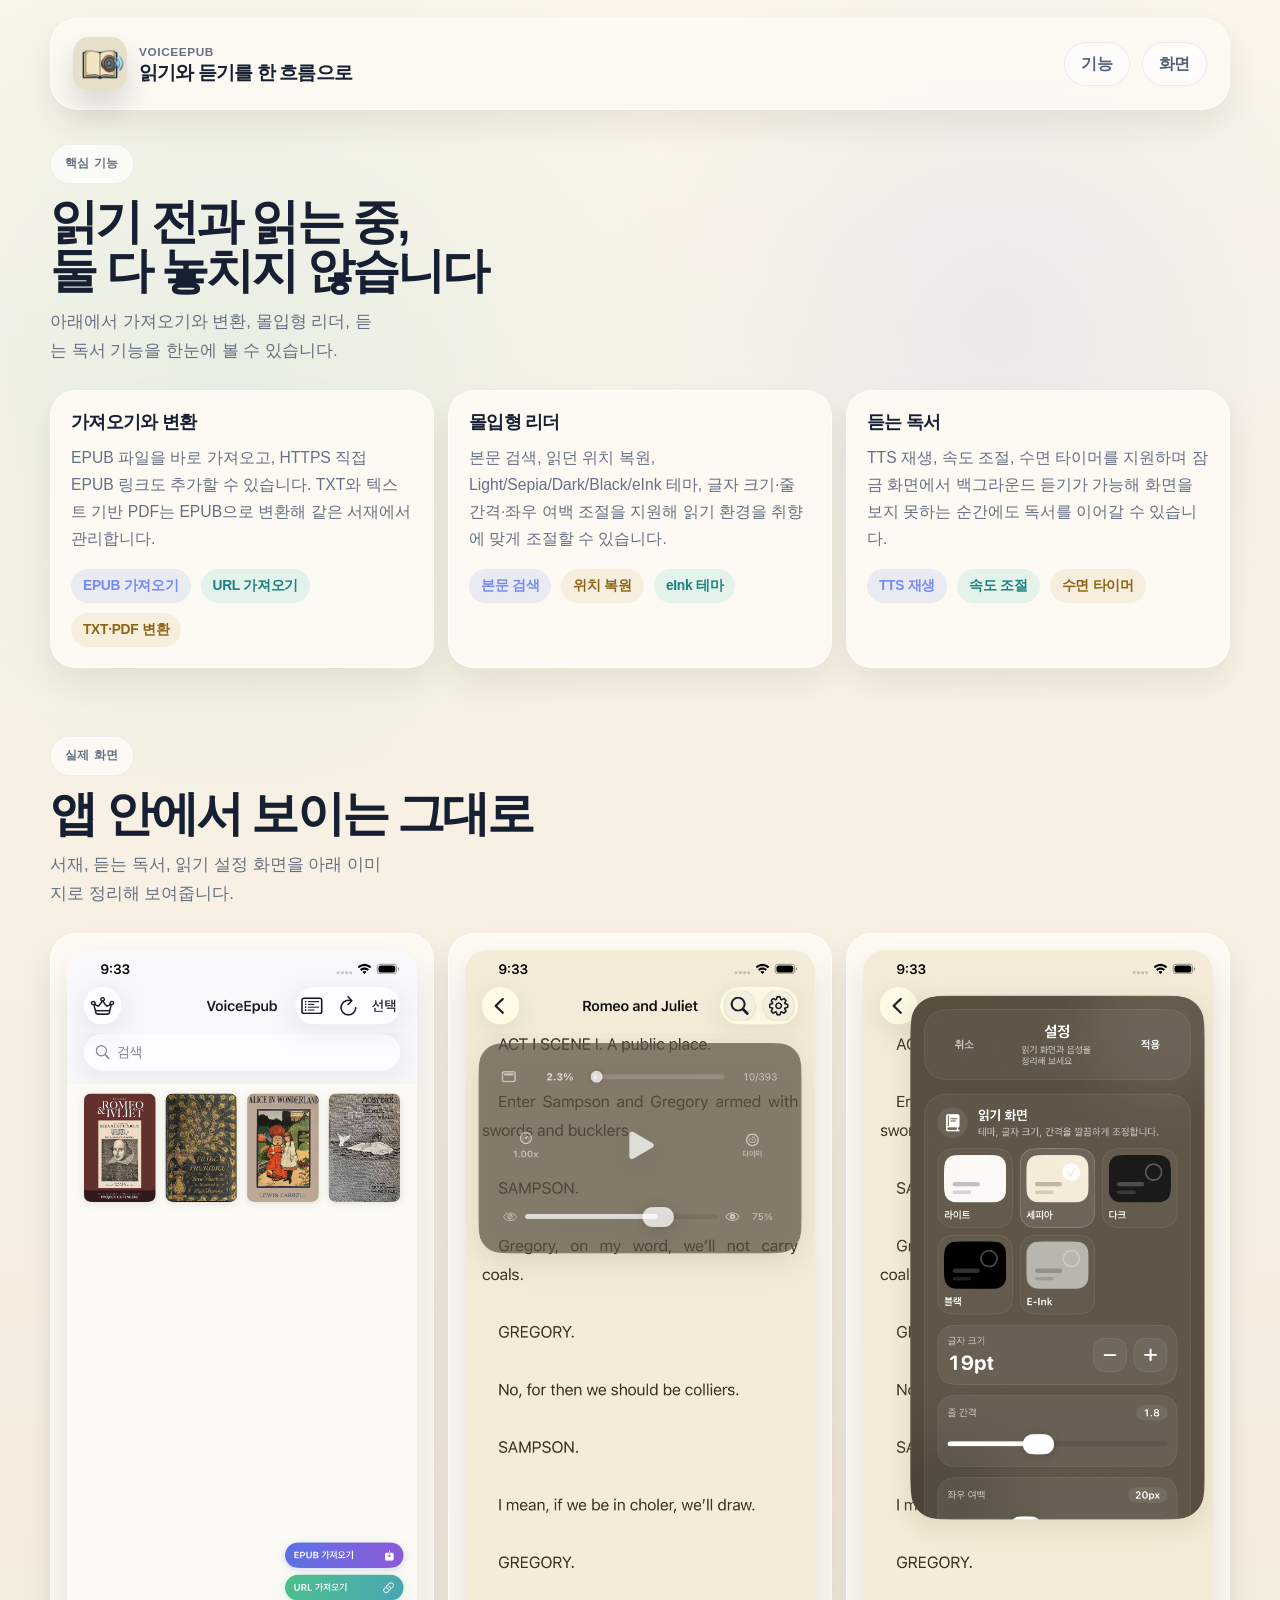
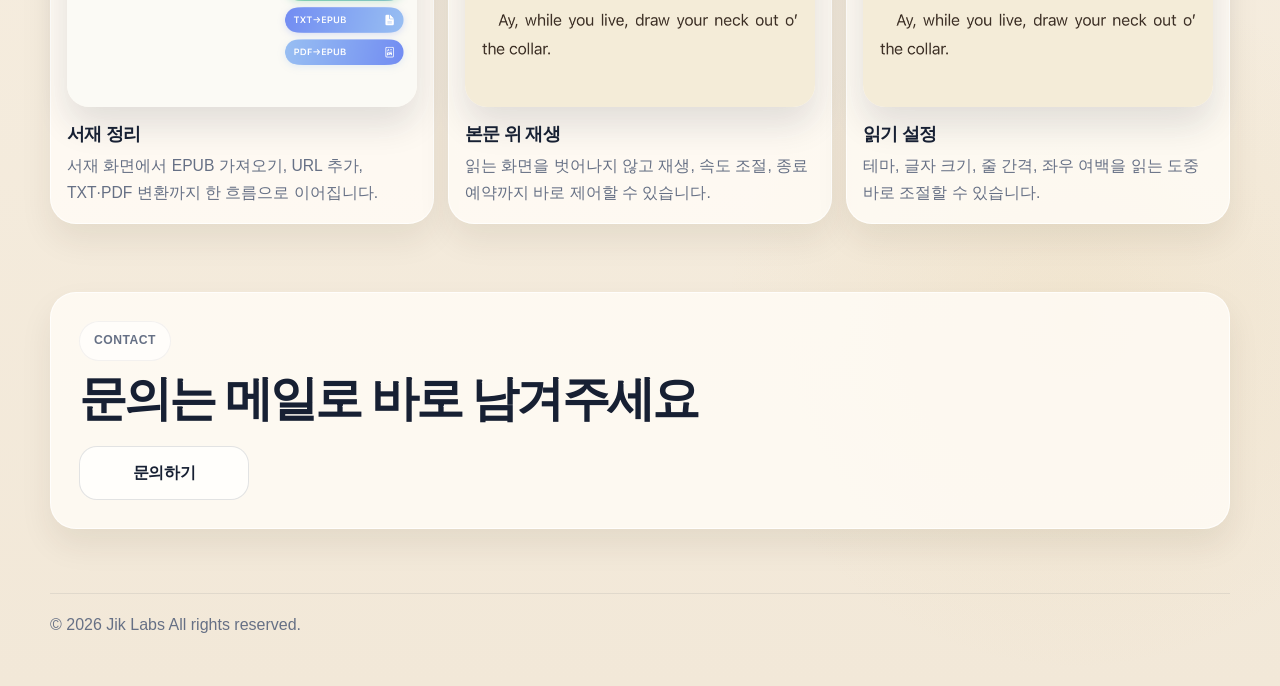
<file: index.html>
<!doctype html>
<html lang="ko">
  <head>
    <meta charset="utf-8">
    <meta name="viewport" content="width=device-width, initial-scale=1">
    <title>VoiceEpub | 읽기와 듣기를 한 흐름으로</title>
    <meta name="description" content="VoiceEpub는 EPUB 가져오기, TXT·PDF 변환, 본문 검색, 테마 조절, TTS 재생을 한 흐름으로 이어주는 전자책 리더입니다.">
    <link rel="stylesheet" href="styles.css">
  </head>
  <body>
    <header class="site-shell">
      <div class="topbar">
        <a class="brand" href="index.html">
          <img src="assets/icon.png" alt="VoiceEpub 앱 아이콘">
          <span class="brand-copy">
            <small>VoiceEpub</small>
            <span>읽기와 듣기를 한 흐름으로</span>
          </span>
        </a>
        <nav class="nav" aria-label="주요 이동">
          <a href="#features">기능</a>
          <a href="#screens">화면</a>
        </nav>
      </div>
    </header>

    <main>
      <section class="site-shell section" id="features">
        <div class="section-head fade-up">
          <span class="eyebrow">핵심 기능</span>
          <h2>읽기 전과 읽는 중,<br>둘 다 놓치지 않습니다</h2>
          <p class="section-lead">
            아래에서 가져오기와 변환, 몰입형 리더, 듣는 독서 기능을 한눈에 볼 수 있습니다.
          </p>
        </div>
        <div class="cards">
          <article class="card fade-up delay-1">
            <h3>가져오기와 변환</h3>
            <p>EPUB 파일을 바로 가져오고, HTTPS 직접 EPUB 링크도 추가할 수 있습니다. TXT와 텍스트 기반 PDF는 EPUB으로 변환해 같은 서재에서 관리합니다.</p>
            <div class="pill-row">
              <span class="pill primary">EPUB 가져오기</span>
              <span class="pill teal">URL 가져오기</span>
              <span class="pill gold">TXT·PDF 변환</span>
            </div>
          </article>
          <article class="card fade-up delay-2">
            <h3>몰입형 리더</h3>
            <p>본문 검색, 읽던 위치 복원, Light/Sepia/Dark/Black/eInk 테마, 글자 크기·줄 간격·좌우 여백 조절을 지원해 읽기 환경을 취향에 맞게 조절할 수 있습니다.</p>
            <div class="pill-row">
              <span class="pill primary">본문 검색</span>
              <span class="pill gold">위치 복원</span>
              <span class="pill teal">eInk 테마</span>
            </div>
          </article>
          <article class="card fade-up delay-3">
            <h3>듣는 독서</h3>
            <p>TTS 재생, 속도 조절, 수면 타이머를 지원하며 잠금 화면에서 백그라운드 듣기가 가능해 화면을 보지 못하는 순간에도 독서를 이어갈 수 있습니다.</p>
            <div class="pill-row">
              <span class="pill primary">TTS 재생</span>
              <span class="pill teal">속도 조절</span>
              <span class="pill gold">수면 타이머</span>
            </div>
          </article>
        </div>
      </section>

      <section class="site-shell section" id="screens">
        <div class="section-head fade-up">
          <span class="eyebrow">실제 화면</span>
          <h2>앱 안에서 보이는 그대로</h2>
          <p class="section-lead">
            서재, 듣는 독서, 읽기 설정 화면을 아래 이미지로 정리해 보여줍니다.
          </p>
        </div>
        <div class="gallery">
          <article class="gallery-card fade-up delay-1">
            <img src="assets/gallery-library.png" alt="VoiceEpub 서재 및 가져오기 화면">
            <h3>서재 정리</h3>
            <p>서재 화면에서 EPUB 가져오기, URL 추가, TXT·PDF 변환까지 한 흐름으로 이어집니다.</p>
          </article>
          <article class="gallery-card fade-up delay-2">
            <img src="assets/gallery-tts.png" alt="VoiceEpub TTS 재생 및 종료 예약 화면">
            <h3>본문 위 재생</h3>
            <p>읽는 화면을 벗어나지 않고 재생, 속도 조절, 종료 예약까지 바로 제어할 수 있습니다.</p>
          </article>
          <article class="gallery-card fade-up delay-3">
            <img src="assets/gallery-settings.png" alt="VoiceEpub 읽기 환경 설정 화면">
            <h3>읽기 설정</h3>
            <p>테마, 글자 크기, 줄 간격, 좌우 여백을 읽는 도중 바로 조절할 수 있습니다.</p>
          </article>
        </div>
      </section>

      <section class="site-shell section">
        <div class="card contact-panel fade-up">
          <span class="eyebrow">Contact</span>
          <h2>문의는 메일로 바로 남겨주세요</h2>
          <div class="hero-actions">
            <a class="button-secondary" href="mailto:eudk21@gmail.com">문의하기</a>
          </div>
        </div>
      </section>
    </main>

    <footer class="site-shell footer">
      <div class="footer-bar">
        <div>© 2026 Jik Labs All rights reserved.</div>
      </div>
    </footer>
  </body>
</html>
</file>
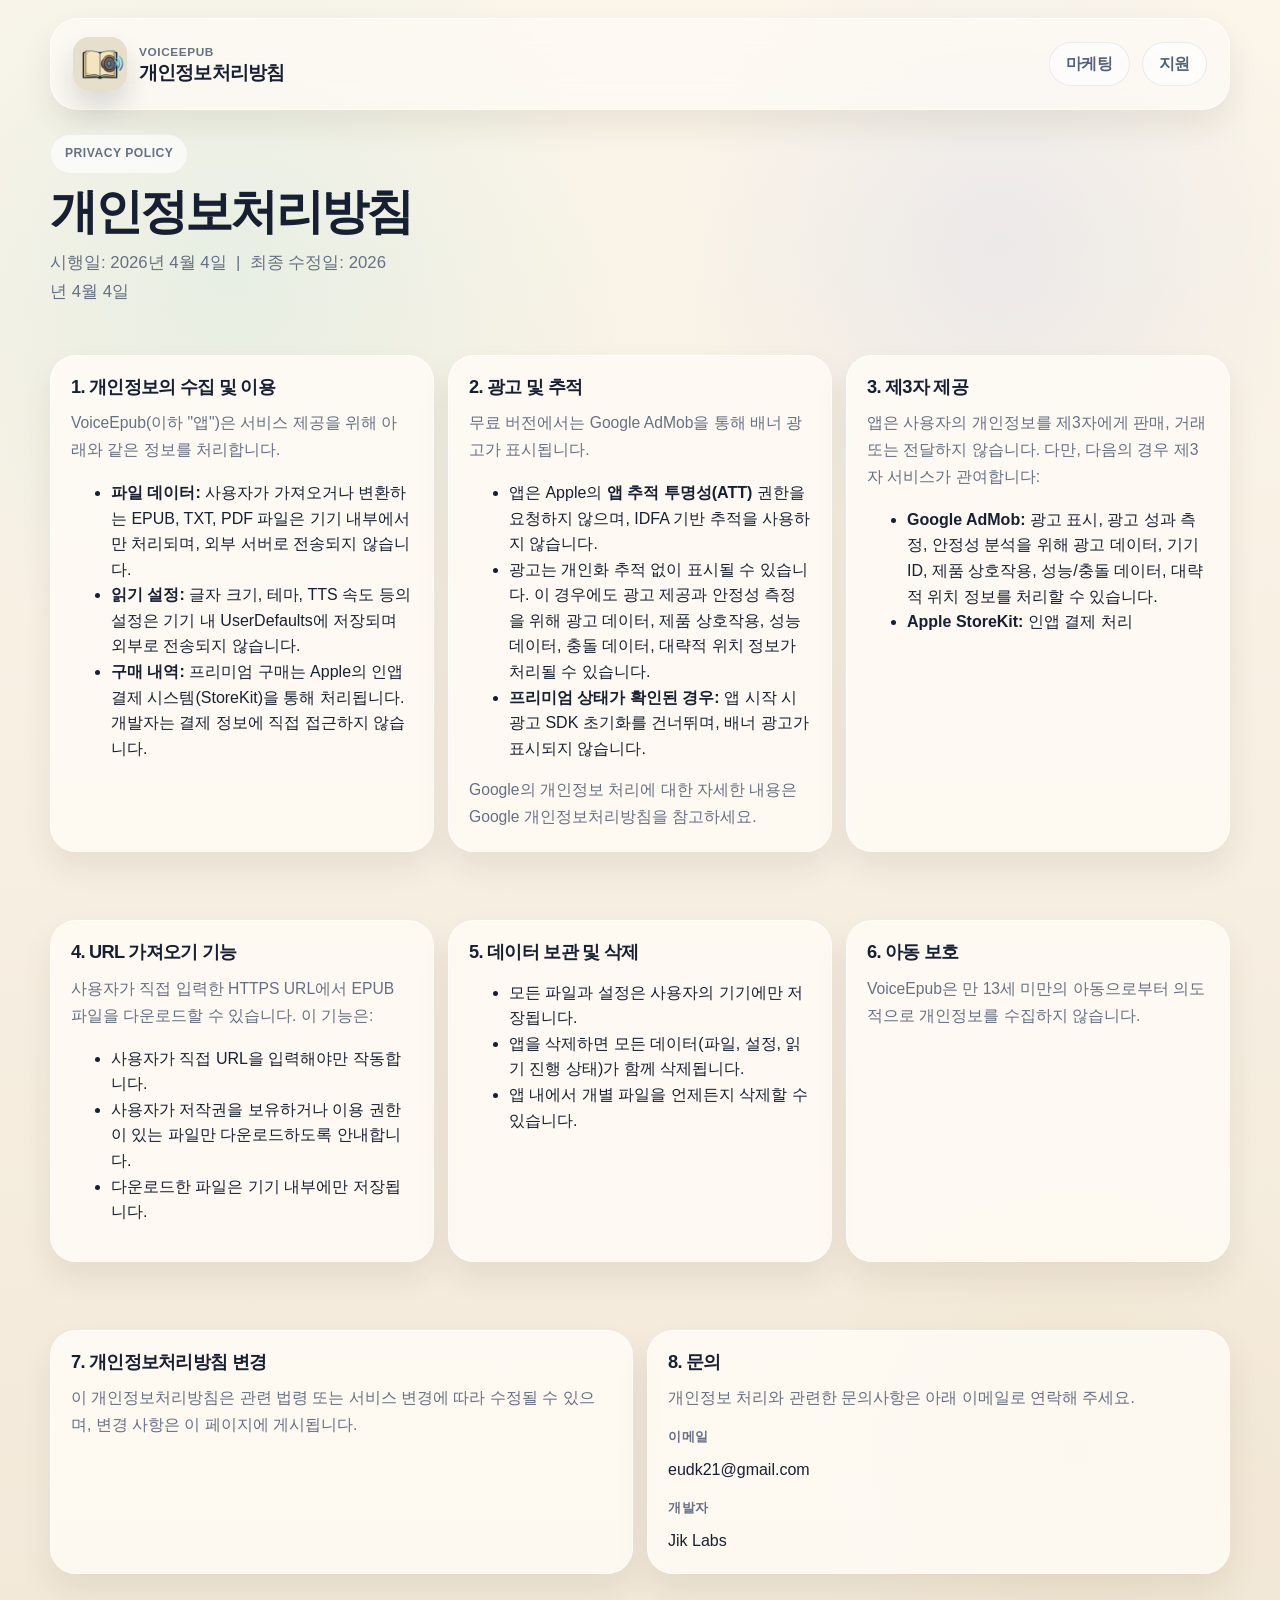
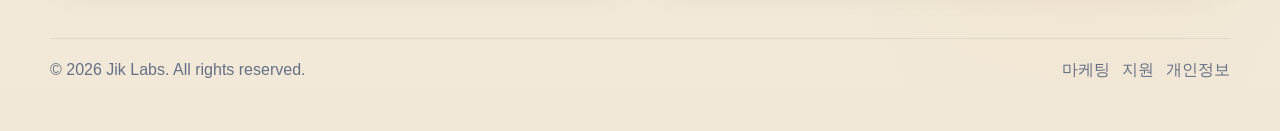
<file: privacy.html>
<!doctype html>
<html lang="ko">
  <head>
    <meta charset="utf-8">
    <meta name="viewport" content="width=device-width, initial-scale=1">
    <title>VoiceEpub 개인정보처리방침</title>
    <meta name="description" content="VoiceEpub 앱의 개인정보처리방침입니다.">
    <link rel="stylesheet" href="styles.css">
  </head>
  <body>
    <header class="site-shell">
      <div class="topbar">
        <a class="brand" href="index.html">
          <img src="assets/icon.png" alt="VoiceEpub 앱 아이콘">
          <span class="brand-copy">
            <small>VoiceEpub</small>
            <span>개인정보처리방침</span>
          </span>
        </a>
        <nav class="nav" aria-label="주요 이동">
          <a href="index.html">마케팅</a>
          <a href="support.html">지원</a>
        </nav>
      </div>
    </header>

    <main class="site-shell">
      <section class="policy-hero page-hero fade-up">
        <span class="eyebrow">Privacy Policy</span>
        <h1 class="page-title">
          <span>개인정보처리방침</span>
        </h1>
        <p class="section-lead">
          시행일: 2026년 4월 4일 &nbsp;|&nbsp; 최종 수정일: 2026년 4월 4일
        </p>
      </section>

      <section class="section">
        <div class="cards">
          <article class="policy-card fade-up delay-1">
            <h3>1. 개인정보의 수집 및 이용</h3>
            <p>VoiceEpub(이하 "앱")은 서비스 제공을 위해 아래와 같은 정보를 처리합니다.</p>
            <ul>
              <li><strong>파일 데이터:</strong> 사용자가 가져오거나 변환하는 EPUB, TXT, PDF 파일은 기기 내부에서만 처리되며, 외부 서버로 전송되지 않습니다.</li>
              <li><strong>읽기 설정:</strong> 글자 크기, 테마, TTS 속도 등의 설정은 기기 내 UserDefaults에 저장되며 외부로 전송되지 않습니다.</li>
              <li><strong>구매 내역:</strong> 프리미엄 구매는 Apple의 인앱 결제 시스템(StoreKit)을 통해 처리됩니다. 개발자는 결제 정보에 직접 접근하지 않습니다.</li>
            </ul>
          </article>

          <article class="policy-card fade-up delay-2">
            <h3>2. 광고 및 추적</h3>
            <p>무료 버전에서는 Google AdMob을 통해 배너 광고가 표시됩니다.</p>
            <ul>
              <li>앱은 Apple의 <strong>앱 추적 투명성(ATT)</strong> 권한을 요청하지 않으며, IDFA 기반 추적을 사용하지 않습니다.</li>
              <li>광고는 개인화 추적 없이 표시될 수 있습니다. 이 경우에도 광고 제공과 안정성 측정을 위해 광고 데이터, 제품 상호작용, 성능 데이터, 충돌 데이터, 대략적 위치 정보가 처리될 수 있습니다.</li>
              <li><strong>프리미엄 상태가 확인된 경우:</strong> 앱 시작 시 광고 SDK 초기화를 건너뛰며, 배너 광고가 표시되지 않습니다.</li>
            </ul>
            <p>Google의 개인정보 처리에 대한 자세한 내용은 <a href="https://policies.google.com/privacy" target="_blank" rel="noopener">Google 개인정보처리방침</a>을 참고하세요.</p>
          </article>

          <article class="policy-card fade-up delay-3">
            <h3>3. 제3자 제공</h3>
            <p>앱은 사용자의 개인정보를 제3자에게 판매, 거래 또는 전달하지 않습니다. 다만, 다음의 경우 제3자 서비스가 관여합니다:</p>
            <ul>
              <li><strong>Google AdMob:</strong> 광고 표시, 광고 성과 측정, 안정성 분석을 위해 광고 데이터, 기기 ID, 제품 상호작용, 성능/충돌 데이터, 대략적 위치 정보를 처리할 수 있습니다.</li>
              <li><strong>Apple StoreKit:</strong> 인앱 결제 처리</li>
            </ul>
          </article>
        </div>
      </section>

      <section class="section">
        <div class="cards">
          <article class="policy-card fade-up delay-1">
            <h3>4. URL 가져오기 기능</h3>
            <p>사용자가 직접 입력한 HTTPS URL에서 EPUB 파일을 다운로드할 수 있습니다. 이 기능은:</p>
            <ul>
              <li>사용자가 직접 URL을 입력해야만 작동합니다.</li>
              <li>사용자가 저작권을 보유하거나 이용 권한이 있는 파일만 다운로드하도록 안내합니다.</li>
              <li>다운로드한 파일은 기기 내부에만 저장됩니다.</li>
            </ul>
          </article>

          <article class="policy-card fade-up delay-2">
            <h3>5. 데이터 보관 및 삭제</h3>
            <ul>
              <li>모든 파일과 설정은 사용자의 기기에만 저장됩니다.</li>
              <li>앱을 삭제하면 모든 데이터(파일, 설정, 읽기 진행 상태)가 함께 삭제됩니다.</li>
              <li>앱 내에서 개별 파일을 언제든지 삭제할 수 있습니다.</li>
            </ul>
          </article>

          <article class="policy-card fade-up delay-3">
            <h3>6. 아동 보호</h3>
            <p>VoiceEpub은 만 13세 미만의 아동으로부터 의도적으로 개인정보를 수집하지 않습니다.</p>
          </article>
        </div>
      </section>

      <section class="section">
        <div class="feature-list">
          <article class="policy-card fade-up delay-1">
            <h3>7. 개인정보처리방침 변경</h3>
            <p>이 개인정보처리방침은 관련 법령 또는 서비스 변경에 따라 수정될 수 있으며, 변경 사항은 이 페이지에 게시됩니다.</p>
          </article>

          <article class="policy-card fade-up delay-2">
            <h3>8. 문의</h3>
            <p>개인정보 처리와 관련한 문의사항은 아래 이메일로 연락해 주세요.</p>
            <div class="meta-line">
              <strong>이메일</strong>
              <a href="mailto:eudk21@gmail.com">eudk21@gmail.com</a>
            </div>
            <div class="meta-line">
              <strong>개발자</strong>
              <span>Jik Labs</span>
            </div>
          </article>
        </div>
      </section>
    </main>

    <footer class="site-shell footer">
      <div class="footer-bar">
        <div>© 2026 Jik Labs. All rights reserved.</div>
        <div class="footer-links">
          <a href="index.html">마케팅</a>
          <a href="support.html">지원</a>
          <a href="privacy.html">개인정보</a>
        </div>
      </div>
    </footer>
  </body>
</html>
</file>
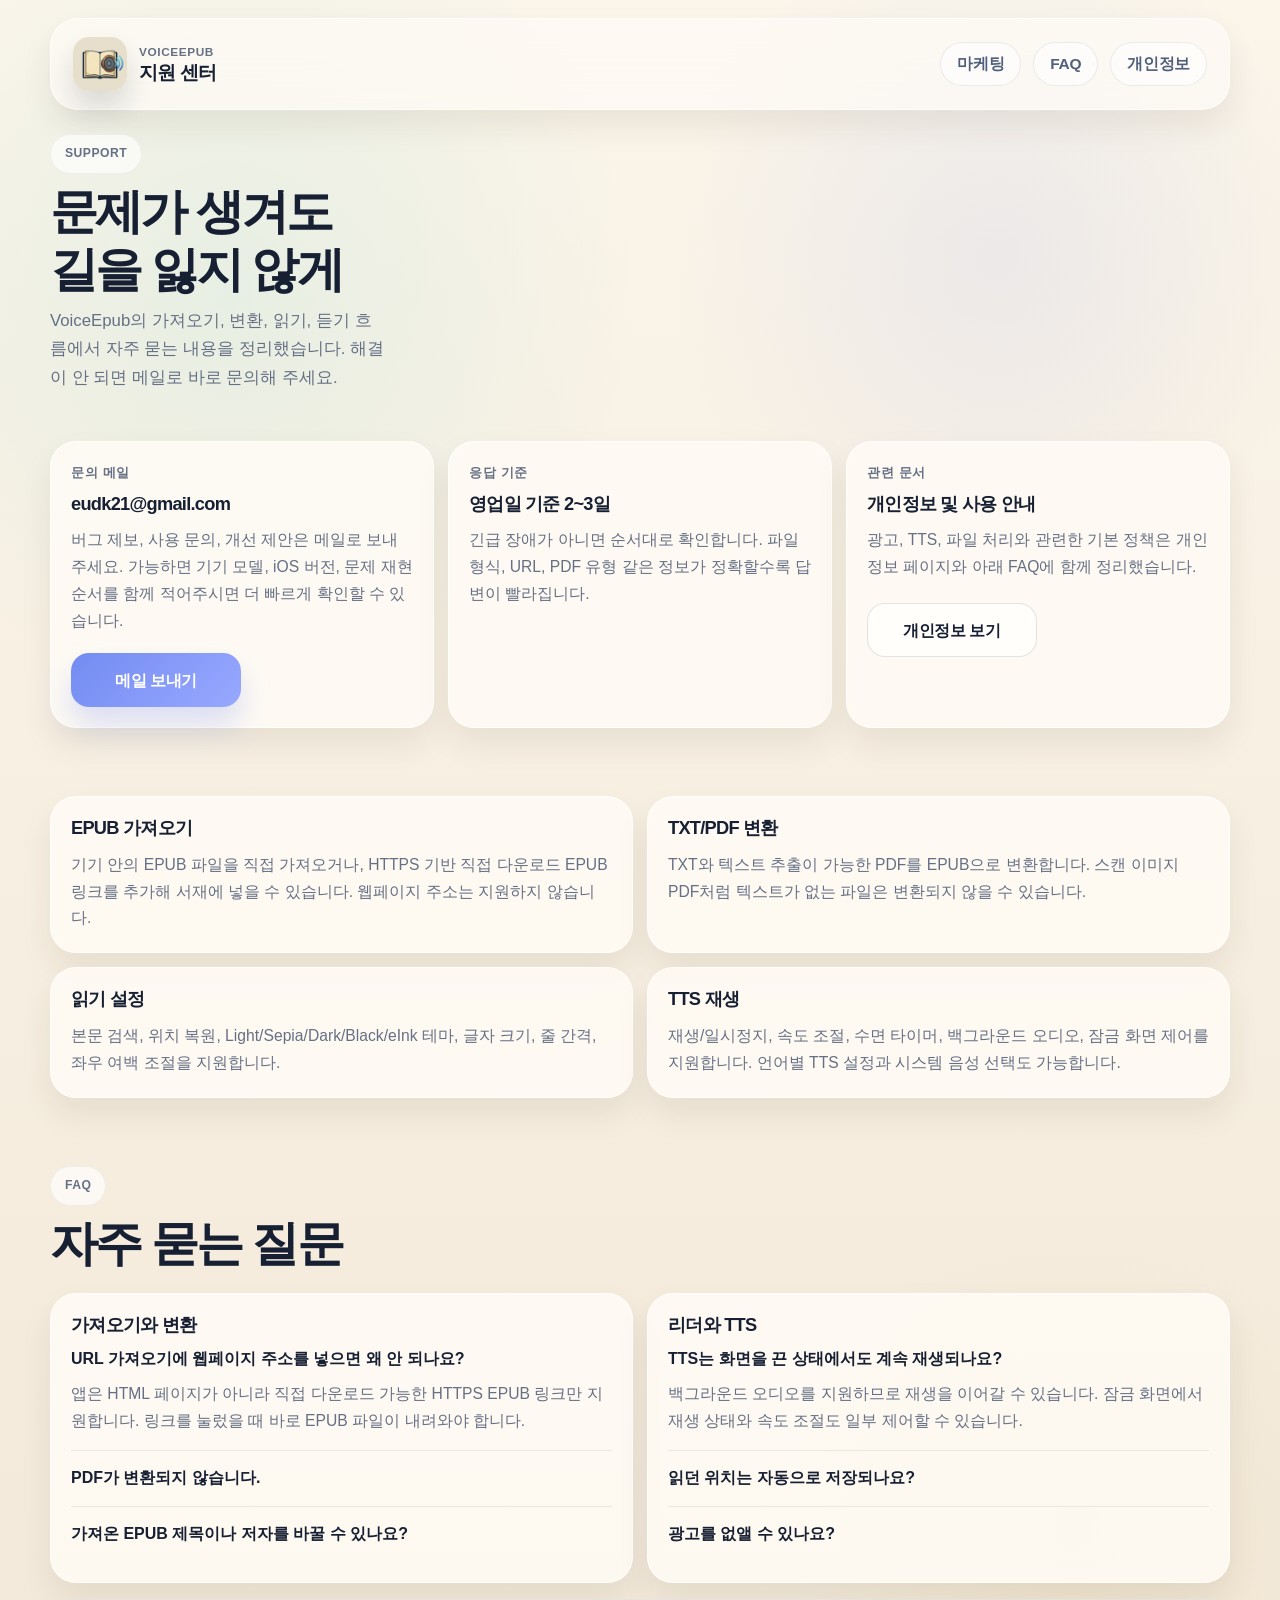
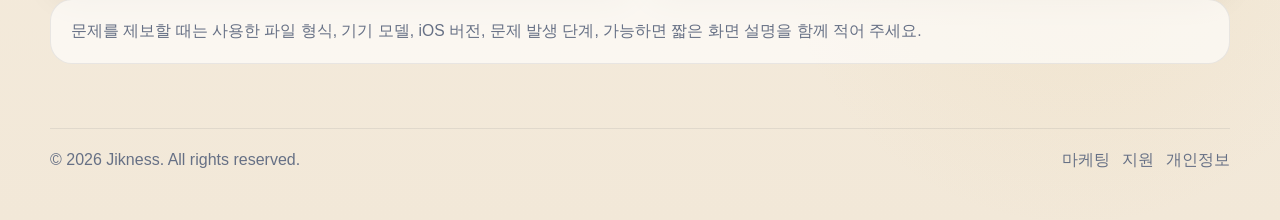
<file: support.html>
<!doctype html>
<html lang="ko">
  <head>
    <meta charset="utf-8">
    <meta name="viewport" content="width=device-width, initial-scale=1">
    <title>VoiceEpub 지원 센터</title>
    <meta name="description" content="VoiceEpub 지원 센터. EPUB 가져오기, TXT/PDF 변환, 리더 설정, TTS 재생과 관련한 기본 안내와 문의 채널을 제공합니다.">
    <link rel="stylesheet" href="styles.css">
  </head>
  <body>
    <header class="site-shell">
      <div class="topbar">
        <a class="brand" href="index.html">
          <img src="assets/icon.png" alt="VoiceEpub 앱 아이콘">
          <span class="brand-copy">
            <small>VoiceEpub</small>
            <span>지원 센터</span>
          </span>
        </a>
        <nav class="nav" aria-label="주요 이동">
          <a href="index.html">마케팅</a>
          <a href="#faq">FAQ</a>
          <a href="privacy.html">개인정보</a>
        </nav>
      </div>
    </header>

    <main class="site-shell">
      <section class="support-hero page-hero fade-up">
        <span class="eyebrow">Support</span>
        <h1 class="page-title">
          <span>문제가 생겨도</span>
          <span>길을 잃지 않게</span>
        </h1>
        <p class="section-lead">
          VoiceEpub의 가져오기, 변환, 읽기, 듣기 흐름에서 자주 묻는 내용을 정리했습니다.
          해결이 안 되면 메일로 바로 문의해 주세요.
        </p>
      </section>

      <section class="section">
        <div class="link-grid">
          <article class="link-card contact-card fade-up delay-1">
            <strong>문의 메일</strong>
            <h3 class="contact-card-title">eudk21@gmail.com</h3>
            <p class="contact-card-copy">버그 제보, 사용 문의, 개선 제안은 메일로 보내주세요. 가능하면 기기 모델, iOS 버전, 문제 재현 순서를 함께 적어주시면 더 빠르게 확인할 수 있습니다.</p>
            <div class="hero-actions">
              <a class="button" href="mailto:eudk21@gmail.com">메일 보내기</a>
            </div>
          </article>

          <article class="link-card fade-up delay-2">
            <strong>응답 기준</strong>
            <h3>영업일 기준 2~3일</h3>
            <p>긴급 장애가 아니면 순서대로 확인합니다. 파일 형식, URL, PDF 유형 같은 정보가 정확할수록 답변이 빨라집니다.</p>
          </article>

          <article class="link-card fade-up delay-3">
            <strong>관련 문서</strong>
            <h3>개인정보 및 사용 안내</h3>
            <p>광고, TTS, 파일 처리와 관련한 기본 정책은 개인정보 페이지와 아래 FAQ에 함께 정리했습니다.</p>
            <div class="hero-actions">
              <a class="button-secondary" href="privacy.html">개인정보 보기</a>
            </div>
          </article>
        </div>
      </section>

      <section class="section">
        <div class="feature-list">
          <article class="info-card fade-up delay-1">
            <h3>EPUB 가져오기</h3>
            <p>기기 안의 EPUB 파일을 직접 가져오거나, HTTPS 기반 직접 다운로드 EPUB 링크를 추가해 서재에 넣을 수 있습니다. 웹페이지 주소는 지원하지 않습니다.</p>
          </article>
          <article class="info-card fade-up delay-2">
            <h3>TXT/PDF 변환</h3>
            <p>TXT와 텍스트 추출이 가능한 PDF를 EPUB으로 변환합니다. 스캔 이미지 PDF처럼 텍스트가 없는 파일은 변환되지 않을 수 있습니다.</p>
          </article>
          <article class="info-card fade-up delay-2">
            <h3>읽기 설정</h3>
            <p>본문 검색, 위치 복원, Light/Sepia/Dark/Black/eInk 테마, 글자 크기, 줄 간격, 좌우 여백 조절을 지원합니다.</p>
          </article>
          <article class="info-card fade-up delay-3">
            <h3>TTS 재생</h3>
            <p>재생/일시정지, 속도 조절, 수면 타이머, 백그라운드 오디오, 잠금 화면 제어를 지원합니다. 언어별 TTS 설정과 시스템 음성 선택도 가능합니다.</p>
          </article>
        </div>
      </section>

      <section class="section" id="faq">
        <div class="section-head fade-up">
          <span class="eyebrow">FAQ</span>
          <h2>자주 묻는 질문</h2>
        </div>
        <div class="faq-grid">
          <article class="faq-card fade-up delay-1">
            <h3>가져오기와 변환</h3>
            <details open>
              <summary>URL 가져오기에 웹페이지 주소를 넣으면 왜 안 되나요?</summary>
              <p>앱은 HTML 페이지가 아니라 직접 다운로드 가능한 HTTPS EPUB 링크만 지원합니다. 링크를 눌렀을 때 바로 EPUB 파일이 내려와야 합니다.</p>
            </details>
            <details>
              <summary>PDF가 변환되지 않습니다.</summary>
              <p>텍스트 추출이 가능한 PDF만 변환됩니다. 스캔 이미지 PDF나 암호화된 PDF는 실패할 수 있습니다.</p>
            </details>
            <details>
              <summary>가져온 EPUB 제목이나 저자를 바꿀 수 있나요?</summary>
              <p>가능합니다. 책 상세 화면에서 제목, 저자, 출판사, 설명을 수정하고 표지도 다시 만들 수 있습니다.</p>
            </details>
          </article>

          <article class="faq-card fade-up delay-2">
            <h3>리더와 TTS</h3>
            <details open>
              <summary>TTS는 화면을 끈 상태에서도 계속 재생되나요?</summary>
              <p>백그라운드 오디오를 지원하므로 재생을 이어갈 수 있습니다. 잠금 화면에서 재생 상태와 속도 조절도 일부 제어할 수 있습니다.</p>
            </details>
            <details>
              <summary>읽던 위치는 자동으로 저장되나요?</summary>
              <p>앱은 읽는 중 위치를 저장하고, 다시 열었을 때 이어 읽을 수 있도록 복원합니다.</p>
            </details>
            <details>
              <summary>광고를 없앨 수 있나요?</summary>
              <p>무료 버전에서는 배너 광고가 표시될 수 있습니다. 프리미엄 옵션이 제공되는 빌드에서는 광고 제거가 가능합니다.</p>
            </details>
          </article>
        </div>

        <div class="notice fade-up delay-3">
          문제를 제보할 때는 사용한 파일 형식, 기기 모델, iOS 버전, 문제 발생 단계, 가능하면 짧은 화면 설명을 함께 적어 주세요.
        </div>
      </section>
    </main>

    <footer class="site-shell footer">
      <div class="footer-bar">
        <div>© 2026 Jikness. All rights reserved.</div>
        <div class="footer-links">
          <a href="index.html">마케팅</a>
          <a href="support.html">지원</a>
          <a href="privacy.html">개인정보</a>
        </div>
      </div>
    </footer>
  </body>
</html>
</file>
<file: styles.css>
:root {
  --bg: #fbf5ea;
  --bg-deep: #f2e8d8;
  --surface: rgba(255, 252, 246, 0.84);
  --surface-strong: rgba(255, 252, 247, 0.94);
  --surface-soft: rgba(255, 255, 255, 0.68);
  --line: rgba(23, 32, 51, 0.08);
  --line-strong: rgba(23, 32, 51, 0.12);
  --text: #172033;
  --muted: #667085;
  --muted-strong: #50607a;
  --primary: #738cf2;
  --primary-soft: rgba(115, 140, 242, 0.14);
  --teal: #46c7c1;
  --teal-soft: rgba(70, 199, 193, 0.14);
  --gold: #d8b56b;
  --gold-soft: rgba(216, 181, 107, 0.16);
  --shadow-lg: 0 28px 60px rgba(53, 38, 18, 0.12);
  --shadow-md: 0 16px 32px rgba(53, 38, 18, 0.08);
  --radius-2xl: 34px;
  --radius-xl: 28px;
  --radius-lg: 22px;
  --radius-md: 18px;
  --shell: 1180px;
}

* {
  box-sizing: border-box;
}

html {
  scroll-behavior: smooth;
}

body {
  margin: 0;
  color: var(--text);
  font-family: "Avenir Next", "Apple SD Gothic Neo", "Helvetica Neue", sans-serif;
  line-height: 1.6;
  background:
    radial-gradient(circle at 18% 16%, rgba(70, 199, 193, 0.10), transparent 22%),
    radial-gradient(circle at 78% 14%, rgba(115, 140, 242, 0.10), transparent 18%),
    radial-gradient(circle at 84% 84%, rgba(216, 181, 107, 0.11), transparent 16%),
    linear-gradient(180deg, var(--bg) 0%, var(--bg-deep) 100%);
}

a {
  color: inherit;
  text-decoration: none;
}

img {
  display: block;
  max-width: 100%;
}

.site-shell {
  width: min(var(--shell), calc(100% - 24px));
  margin: 0 auto;
}

.topbar {
  display: grid;
  gap: 14px;
  margin: 14px 0 0;
  padding: 16px;
  border: 1px solid rgba(255, 255, 255, 0.72);
  border-radius: 28px;
  background: rgba(255, 252, 247, 0.62);
  backdrop-filter: blur(20px);
  box-shadow: var(--shadow-md);
}

.brand {
  display: inline-flex;
  align-items: center;
  gap: 12px;
  min-width: 0;
}

.brand img {
  width: 54px;
  height: 54px;
  flex: 0 0 54px;
  border-radius: 16px;
  box-shadow: 0 16px 28px rgba(18, 24, 36, 0.14);
}

.brand-copy {
  display: flex;
  flex-direction: column;
  min-width: 0;
  line-height: 1.02;
}

.brand-copy small {
  margin-bottom: 5px;
  font-size: 0.74rem;
  color: var(--muted);
  font-weight: 700;
  letter-spacing: 0.05em;
  text-transform: uppercase;
}

.brand-copy span:last-child {
  font-size: 1.34rem;
  font-weight: 800;
  letter-spacing: -0.045em;
}

.nav {
  display: grid;
  grid-template-columns: repeat(4, minmax(0, 1fr));
  gap: 10px;
}

.nav a {
  display: inline-flex;
  align-items: center;
  justify-content: center;
  min-height: 48px;
  padding: 0 12px;
  border: 1px solid var(--line);
  border-radius: 999px;
  background: rgba(255, 255, 255, 0.62);
  color: var(--muted-strong);
  font-size: 0.97rem;
  font-weight: 700;
  letter-spacing: -0.02em;
  text-align: center;
}

.nav a:hover,
.nav a:focus-visible {
  outline: none;
  border-color: rgba(115, 140, 242, 0.26);
  background: rgba(255, 255, 255, 0.88);
  color: var(--text);
}

.hero,
.page-hero {
  padding: 24px 0 18px;
}

.hero {
  display: grid;
  gap: 26px;
}

.hero-copy {
  max-width: 34rem;
}

.eyebrow {
  display: inline-flex;
  align-items: center;
  min-height: 40px;
  padding: 0 14px;
  border: 1px solid rgba(23, 32, 51, 0.05);
  border-radius: 999px;
  background: rgba(255, 255, 255, 0.64);
  color: var(--muted);
  font-size: 0.76rem;
  font-weight: 800;
  letter-spacing: 0.04em;
  text-transform: uppercase;
}

.hero h1,
.page-hero h1,
.section h2 {
  margin: 14px 0 12px;
  color: var(--text);
  font-weight: 800;
  letter-spacing: -0.06em;
}

.hero-title,
.page-title {
  font-size: 1.8rem;
  line-height: 1.08;
}

.hero-title span,
.page-title span {
  display: block;
}

.hero-title-main {
  font-size: 1.82rem;
  line-height: 1.28;
  letter-spacing: -0.045em;
}

.hero-title-main span + span {
  margin-top: 0.24em;
}

.page-title {
  max-width: none;
}

.page-title span + span {
  margin-top: 0.18em;
}

.section h2 {
  font-size: 1.82rem;
  line-height: 1.08;
  max-width: 12ch;
}

.hero p,
.section-lead,
.card p,
.info-card p,
.link-card p,
.faq-card p,
.policy-card p,
.gallery-card p,
.faq-card li,
.notice {
  color: var(--muted);
  font-size: 0.98rem;
  line-height: 1.72;
}

.hero p,
.section-lead {
  margin: 0;
  max-width: 36ch;
}

.hero-actions {
  display: grid;
  grid-template-columns: 1fr 1fr;
  gap: 12px;
  margin-top: 22px;
}

.button,
.button-secondary {
  display: inline-flex;
  align-items: center;
  justify-content: center;
  width: 100%;
  min-height: 50px;
  padding: 0 18px;
  border-radius: 18px;
  font-size: 1rem;
  font-weight: 800;
  letter-spacing: -0.03em;
  text-align: center;
}

.button {
  color: white;
  background: linear-gradient(135deg, var(--primary), #98a8ff);
  box-shadow: 0 18px 30px rgba(115, 140, 242, 0.25);
}

.button-secondary {
  border: 1px solid var(--line-strong);
  background: rgba(255, 255, 255, 0.74);
  color: var(--text);
}

.hero-note {
  margin-top: 14px;
  color: var(--muted);
  font-size: 0.88rem;
  line-height: 1.65;
  word-break: break-word;
}

.visual-stack {
  display: grid;
  grid-template-columns: repeat(2, minmax(0, 1fr));
  gap: 14px;
}

.shot {
  position: relative;
  overflow: hidden;
  border-radius: 28px;
  border: 1px solid rgba(255, 255, 255, 0.7);
  background: var(--surface-strong);
  box-shadow: var(--shadow-lg);
}

.shot img {
  width: 100%;
  height: 100%;
  object-fit: cover;
}

.shot-main {
  grid-column: 1 / -1;
  aspect-ratio: 1242 / 2688;
}

.shot-secondary,
.shot-tertiary {
  aspect-ratio: 1242 / 2688;
}

.section {
  padding: 22px 0;
}

.section-head {
  margin-bottom: 18px;
}

.cards,
.gallery,
.feature-list,
.link-grid,
.faq-grid {
  display: grid;
  grid-template-columns: 1fr;
  gap: 14px;
}

.card,
.info-card,
.link-card,
.faq-card,
.policy-card,
.gallery-card {
  padding: 20px;
  border: 1px solid rgba(255, 255, 255, 0.72);
  border-radius: 26px;
  background: var(--surface);
  box-shadow: var(--shadow-md);
}

.card h3,
.info-card h3,
.link-card h3,
.faq-card h3,
.policy-card h3,
.gallery-card h3 {
  margin: 0 0 12px;
  color: var(--text);
  font-size: 1.14rem;
  font-weight: 800;
  letter-spacing: -0.04em;
  line-height: 1.22;
}

.card p,
.info-card p,
.link-card p,
.faq-card p,
.policy-card p,
.gallery-card p,
.faq-card li {
  margin: 0;
}

.pill-row {
  display: flex;
  flex-wrap: wrap;
  gap: 10px;
  margin-top: 16px;
}

.pill {
  display: inline-flex;
  align-items: center;
  min-height: 34px;
  padding: 0 12px;
  border-radius: 999px;
  font-size: 0.86rem;
  font-weight: 800;
  letter-spacing: -0.02em;
}

.pill.primary { background: var(--primary-soft); color: var(--primary); }
.pill.teal { background: var(--teal-soft); color: #1b827d; }
.pill.gold { background: var(--gold-soft); color: #8b6516; }

.gallery-card {
  padding: 16px;
}

.gallery-card img {
  width: 100%;
  aspect-ratio: 1242 / 2688;
  object-fit: cover;
  border-radius: 22px;
  box-shadow: 0 18px 34px rgba(20, 28, 44, 0.12);
}

.gallery-card h3 {
  margin-top: 16px;
  margin-bottom: 8px;
}

.feature-list .info-card {
  min-height: 0;
}

.support-hero,
.policy-hero {
  padding-top: 24px;
  padding-bottom: 14px;
}

.link-card strong,
.meta-line strong {
  display: block;
  margin-bottom: 10px;
  color: var(--muted);
  font-size: 0.82rem;
  font-weight: 800;
  letter-spacing: 0.05em;
  text-transform: uppercase;
}

.contact-card-title {
  margin-bottom: 18px;
  font-size: 1.28rem;
}

.contact-card-copy {
  margin-top: 4px;
}

.contact-card .hero-actions {
  margin-top: 18px;
}

.meta-line {
  margin-top: 14px;
}

.faq-card details {
  border-top: 1px solid var(--line);
  padding: 16px 0;
}

.faq-card details:first-of-type {
  padding-top: 0;
  border-top: none;
}

.faq-card summary {
  cursor: pointer;
  list-style: none;
  font-weight: 800;
  line-height: 1.42;
}

.faq-card summary::-webkit-details-marker {
  display: none;
}

.faq-card details p,
.faq-card details ul {
  margin-top: 10px;
}

.faq-card ul {
  padding-left: 18px;
}

.notice {
  margin-top: 16px;
  padding: 18px 20px;
  border: 1px solid var(--line);
  border-radius: 22px;
  background: rgba(255, 255, 255, 0.62);
}

.contact-panel {
  padding: 22px;
}

.footer {
  padding: 30px 0 48px;
  color: var(--muted);
}

.footer-bar {
  display: flex;
  flex-direction: column;
  gap: 12px;
  padding-top: 18px;
  border-top: 1px solid rgba(23, 32, 51, 0.08);
}

.footer-links {
  display: flex;
  flex-wrap: wrap;
  gap: 12px;
}

.fade-up {
  opacity: 0;
  transform: translateY(18px);
  animation: fade-up 0.8s ease forwards;
}

.fade-up.delay-1 { animation-delay: 0.08s; }
.fade-up.delay-2 { animation-delay: 0.16s; }
.fade-up.delay-3 { animation-delay: 0.24s; }

@keyframes fade-up {
  to {
    opacity: 1;
    transform: translateY(0);
  }
}

@media (prefers-reduced-motion: reduce) {
  html {
    scroll-behavior: auto;
  }

  .fade-up {
    opacity: 1;
    transform: none;
    animation: none;
  }
}

@media (min-width: 560px) {
  .site-shell {
    width: min(var(--shell), calc(100% - 34px));
  }

  .hero-title-main {
    font-size: 1.82rem;
  }

  .button,
  .button-secondary {
    min-height: 54px;
  }

  .cards,
  .gallery,
  .link-grid {
    grid-template-columns: repeat(2, minmax(0, 1fr));
  }
}

@media (min-width: 768px) {
  .site-shell {
    width: min(var(--shell), calc(100% - 48px));
  }

  .topbar {
    display: flex;
    align-items: center;
    justify-content: space-between;
    gap: 24px;
    padding: 18px 22px;
    margin-top: 18px;
  }

  .brand-copy span:last-child {
    font-size: 1.18rem;
  }

  .nav {
    display: flex;
    flex-wrap: wrap;
    justify-content: flex-end;
    gap: 12px;
  }

  .nav a {
    min-height: 44px;
    padding: 0 16px;
  }

  .hero {
    grid-template-columns: minmax(0, 0.92fr) minmax(0, 1.08fr);
    align-items: center;
    gap: 34px;
    padding: 42px 0 54px;
  }

  .hero-title-main {
    font-size: 2.45rem;
    line-height: 0.98;
  }

  .hero-title-main span + span {
    margin-top: 0.18em;
  }

  .page-title {
    font-size: 2.5rem;
    line-height: 1.02;
  }

  .hero p,
  .section-lead {
    font-size: 1.05rem;
  }

  .hero-actions {
    display: flex;
    flex-wrap: wrap;
  }

  .button,
  .button-secondary {
    width: auto;
    min-width: 170px;
  }

  .hero-visual {
    position: relative;
    display: block;
    min-height: 860px;
  }

  .shot {
    position: absolute;
  }

  .shot-main {
    inset: 82px 28px 0 74px;
    aspect-ratio: auto;
  }

  .shot-secondary {
    display: block;
    width: 196px;
    height: 424px;
    left: 0;
    bottom: 24px;
    transform: rotate(-8deg);
  }

  .shot-tertiary {
    display: block;
    width: 186px;
    height: 402px;
    right: 0;
    bottom: 98px;
    transform: rotate(8deg);
  }

  .section {
    padding: 34px 0;
  }

  .section-head {
    margin-bottom: 24px;
  }

  .section h2 {
    font-size: 2.45rem;
    line-height: 1.02;
    max-width: none;
  }

  .cards {
    grid-template-columns: repeat(3, minmax(0, 1fr));
  }

  .feature-list,
  .faq-grid {
    grid-template-columns: repeat(2, minmax(0, 1fr));
  }

  .link-grid {
    grid-template-columns: repeat(3, minmax(0, 1fr));
  }

  .gallery {
    grid-template-columns: repeat(3, minmax(0, 1fr));
  }

  .contact-panel {
    padding: 28px;
  }

  .footer-bar {
    flex-direction: row;
    justify-content: space-between;
    align-items: center;
  }
}

@media (min-width: 1040px) {
  .hero {
    gap: 44px;
  }

  .hero-title-main {
    font-size: 3rem;
    line-height: 0.92;
  }

  .page-title {
    font-size: 3rem;
  }

  .section h2 {
    font-size: 3rem;
  }

  .hero-visual {
    min-height: 920px;
  }

  .shot-main {
    inset: 62px 42px 0 82px;
  }

  .shot-secondary {
    width: 214px;
    height: 462px;
    bottom: 34px;
  }

  .shot-tertiary {
    width: 202px;
    height: 436px;
    bottom: 116px;
  }
}
</file>
